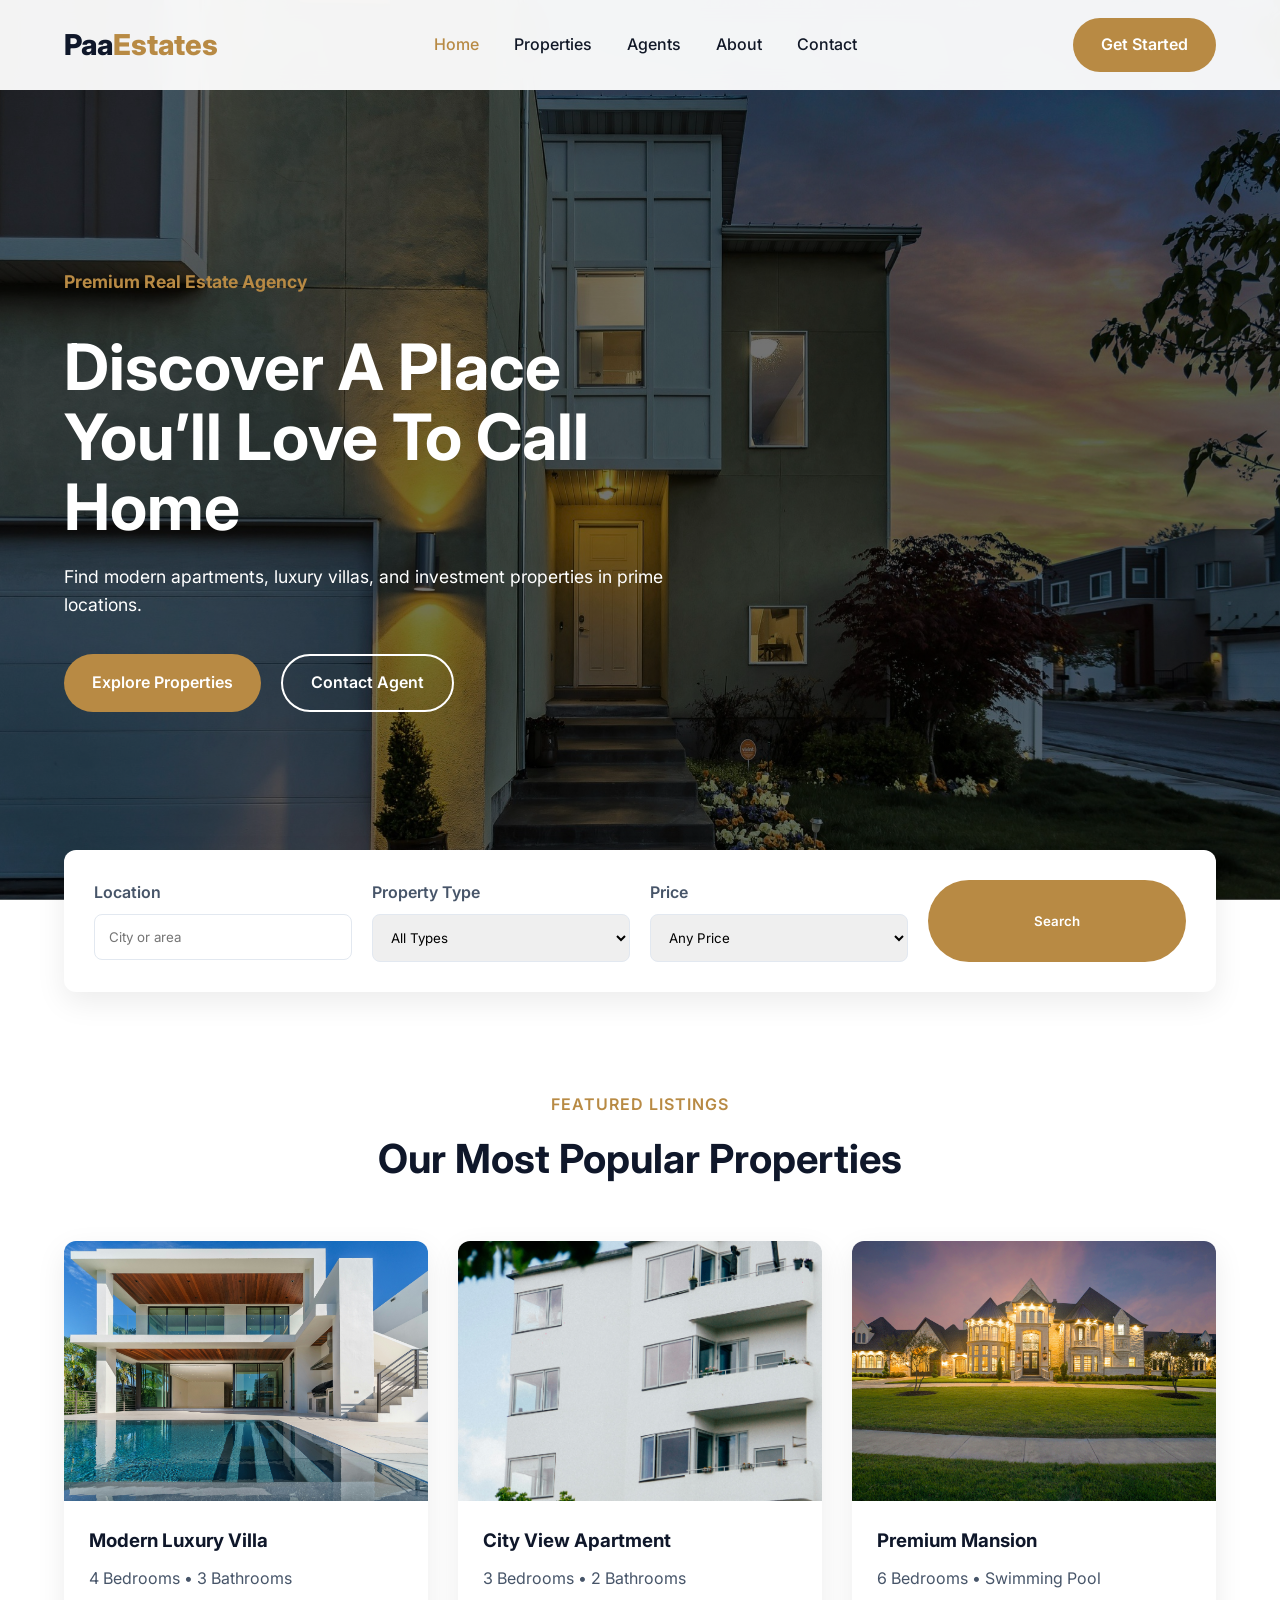
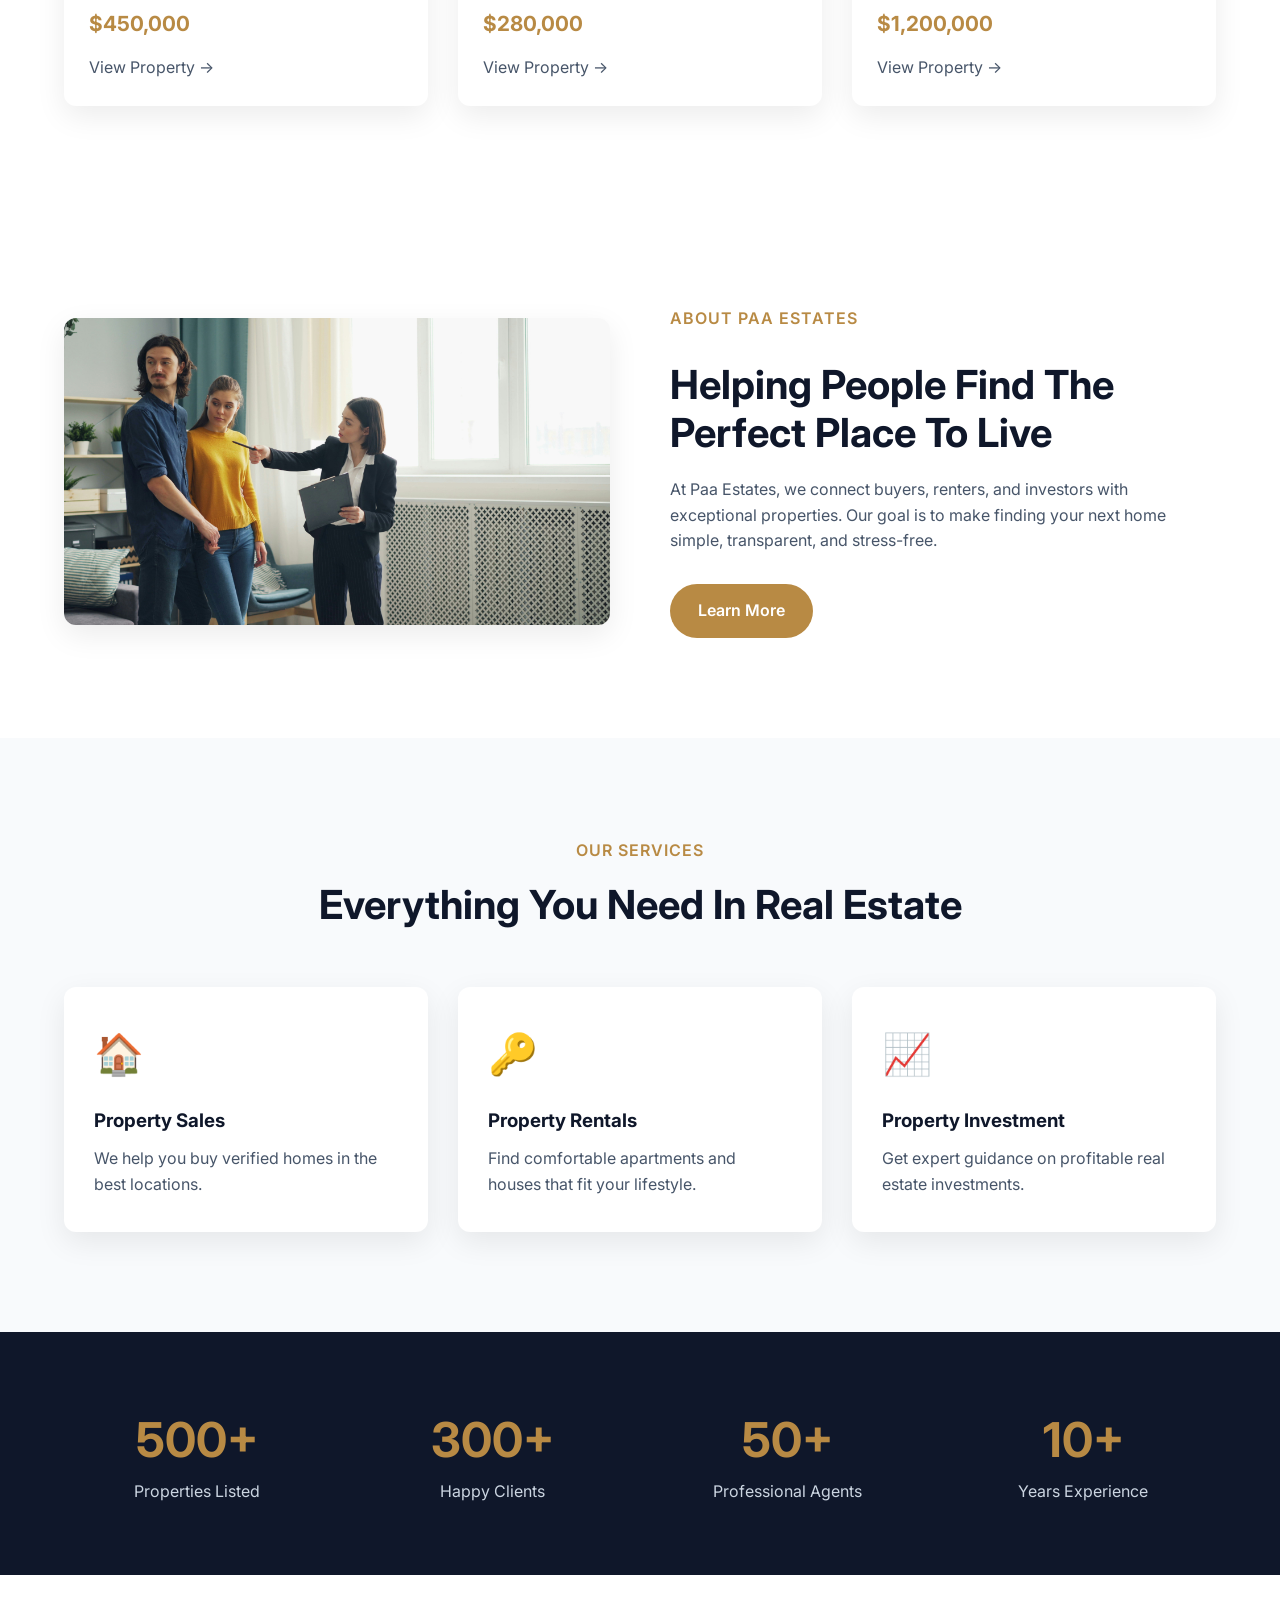
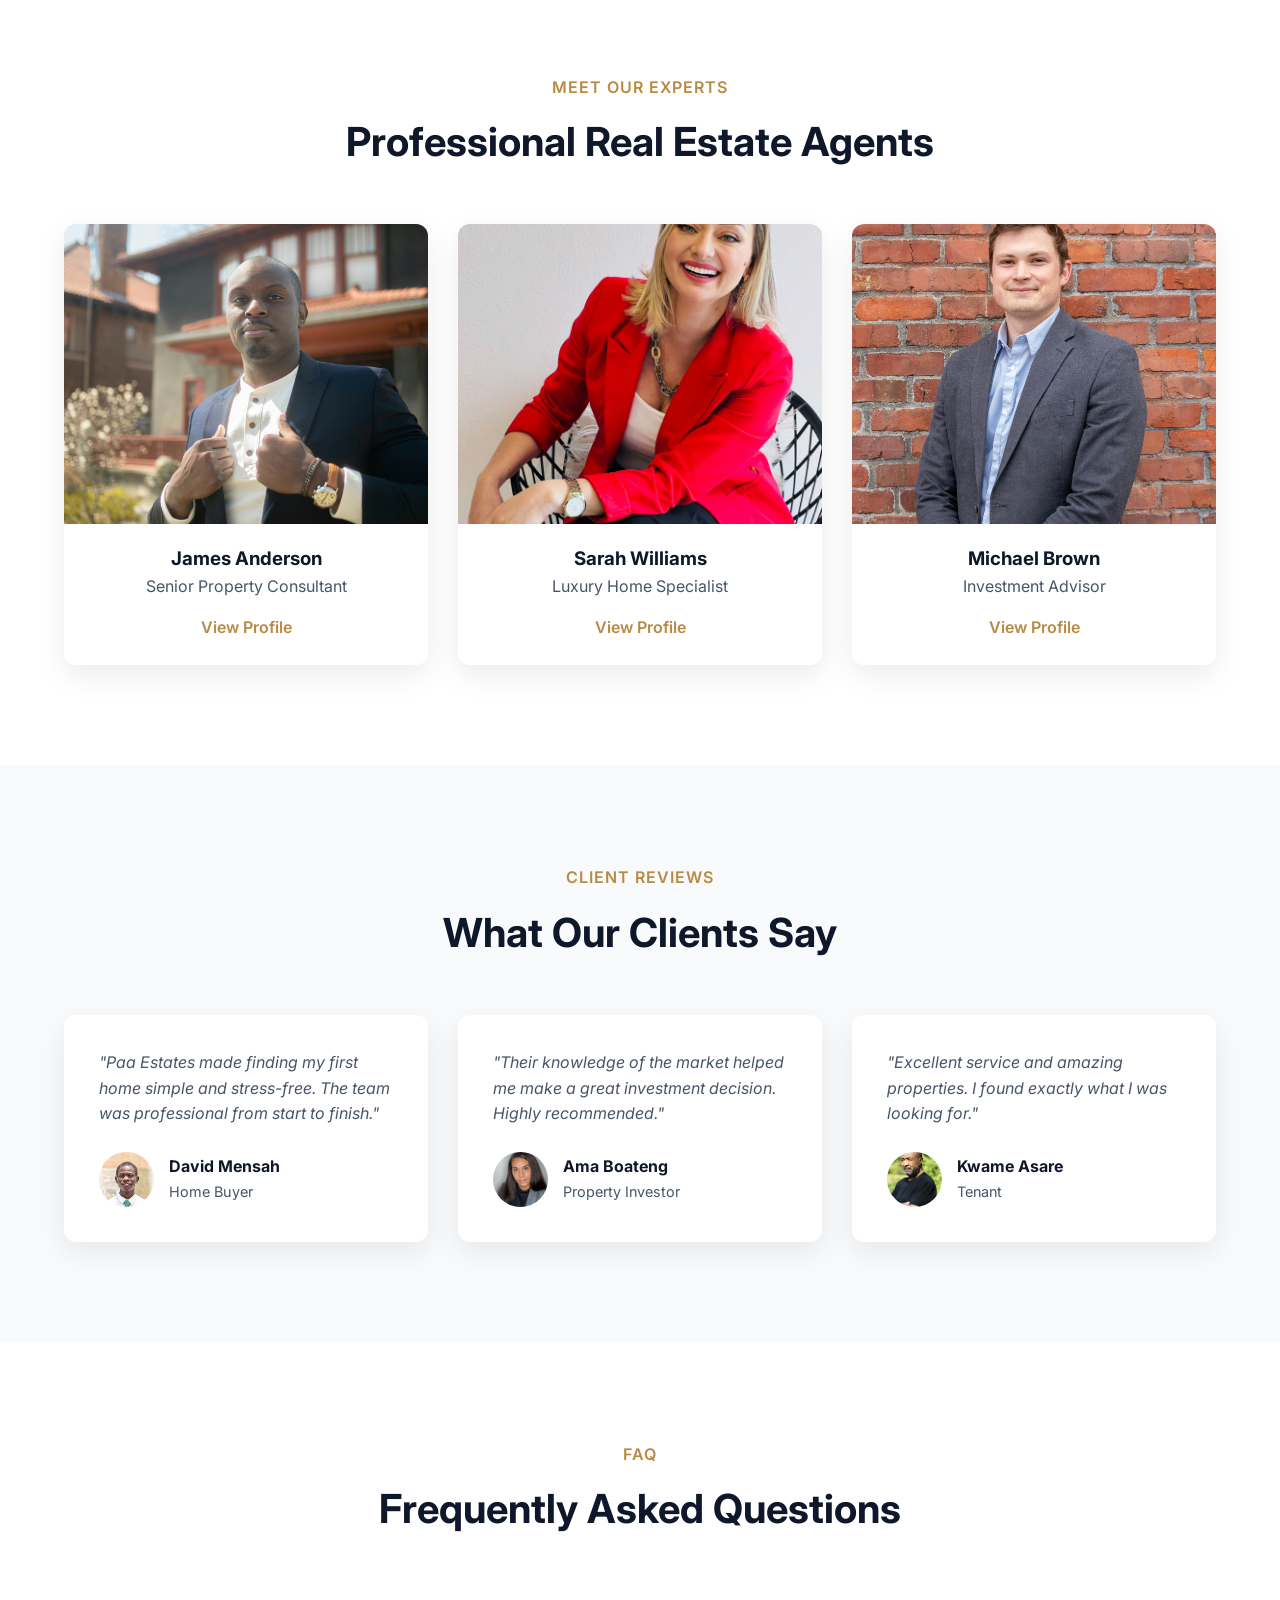
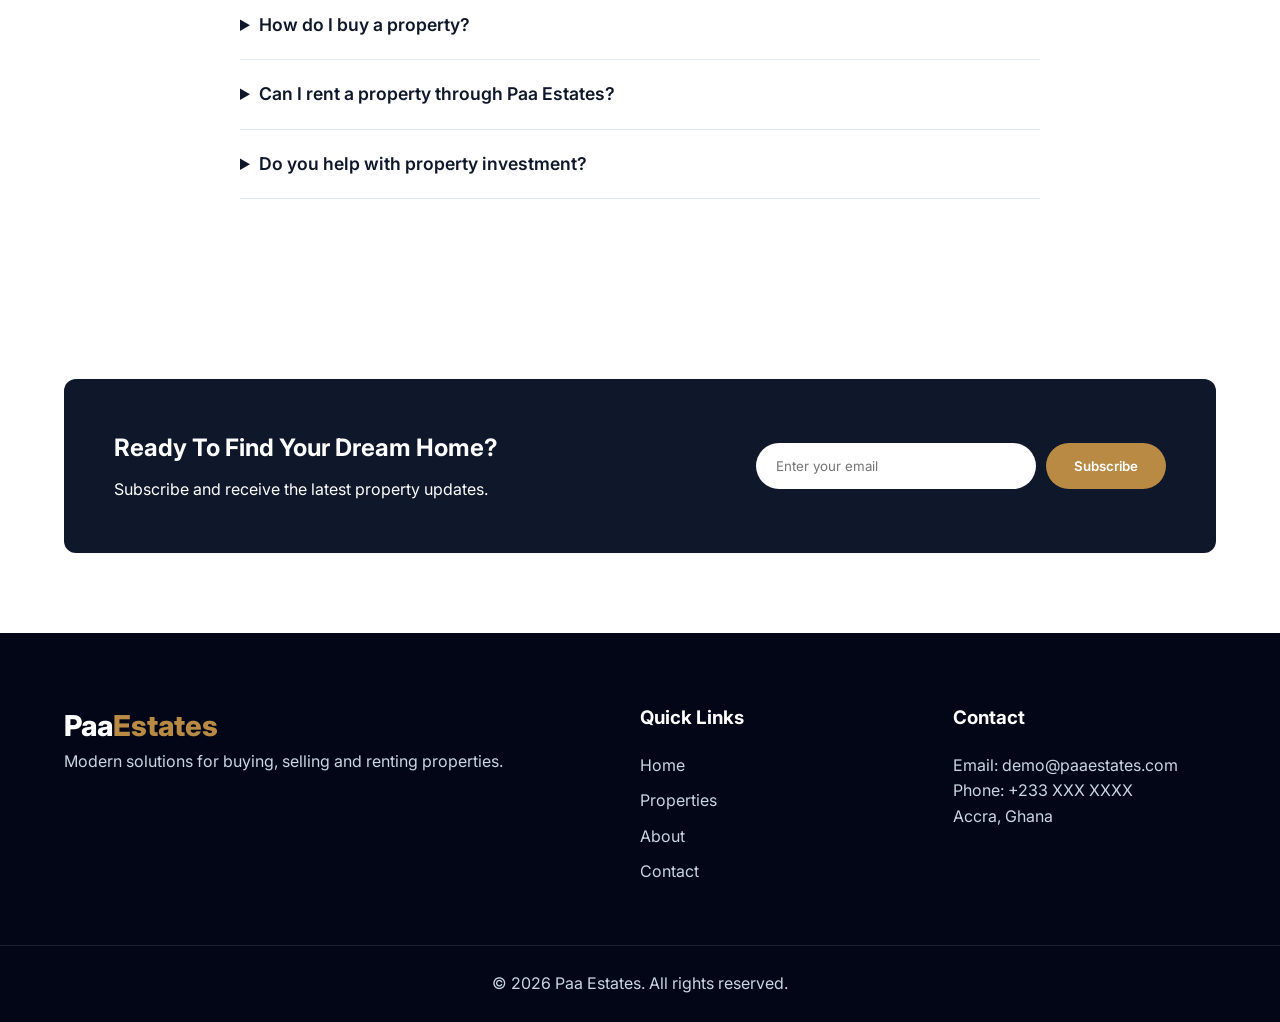
<file: index.html>
<!DOCTYPE html>
<html lang="en">

<head>

<meta charset="UTF-8">

<meta name="viewport" content="width=device-width, initial-scale=1.0">

<meta name="description" content="Paa Estates helps you find luxury homes, apartments and investment properties.">

<title>Paa Estates | Find Your Dream Home</title>


<!-- Google Fonts -->

<link rel="preconnect" href="https://fonts.googleapis.com">

<link rel="preconnect" href="https://fonts.gstatic.com" crossorigin>

<link href="https://fonts.googleapis.com/css2?family=Inter:wght@400;500;600;700;800&display=swap" rel="stylesheet">


<!-- Stylesheets -->

<link rel="stylesheet" href="css/style.css">

<link rel="stylesheet" href="css/responsive.css">

<link rel="stylesheet" href="css/animations.css">


</head>


<body>


<!-- HEADER -->

<header class="header">

<nav class="navbar container" aria-label="Main navigation">


<a href="index.html" class="logo">

Paa<span>Estates</span>

</a>



<button 
class="menu-toggle"
aria-label="Open menu"
aria-expanded="false">

<span></span>
<span></span>
<span></span>

</button>



<ul class="nav-links">

<li>
<a href="index.html" class="active">
Home
</a>
</li>


<li>
<a href="pages/properties.html">
Properties
</a>
</li>


<li>
<a href="pages/agents.html">
Agents
</a>
</li>


<li>
<a href="pages/about.html">
About
</a>
</li>


<li>
<a href="pages/contact.html">
Contact
</a>
</li>


</ul>



<a href="pages/contact.html" class="btn">

Get Started

</a>


</nav>

</header>



<main>


<!-- HERO SECTION -->


<section class="hero">


<div class="hero-content container">


<div class="hero-text">


<p class="hero-tag">

Premium Real Estate Agency

</p>


<h1>

Discover A Place
You’ll Love To Call Home

</h1>


<p>

Find modern apartments, luxury villas,
and investment properties in prime locations.

</p>



<div class="hero-actions">


<a href="pages/properties.html" class="btn">

Explore Properties

</a>


<a href="pages/contact.html" class="btn btn-outline">

Contact Agent

</a>


</div>


</div>


</div>


</section>





<!-- SEARCH -->


<section class="property-search">


<div class="container">


<form class="search-box">


<div>

<label for="location">

Location

</label>

<input 
id="location"
type="text"
placeholder="City or area">

</div>



<div>

<label for="type">

Property Type

</label>

<select id="type">

<option>
All Types
</option>

<option>
Apartment
</option>

<option>
Villa
</option>

<option>
House
</option>

<option>
Commercial
</option>


</select>

</div>




<div>

<label for="price">

Price

</label>

<select id="price">

<option>
Any Price
</option>

<option>
$50,000+
</option>

<option>
$200,000+
</option>

<option>
$500,000+
</option>


</select>


</div>



<button class="btn" type="submit">

Search

</button>


</form>


</div>


</section>





<!-- FEATURED PROPERTIES -->


<section class="featured section">


<div class="container">


<div class="section-heading">


<p>
Featured Listings
</p>


<h2>
Our Most Popular Properties
</h2>


</div>




<div class="property-grid">



<article class="property-card">


<img 
src="property-1.jpg"
alt="Modern luxury villa exterior">



<div class="property-info">


<h3>
Modern Luxury Villa
</h3>


<p>
4 Bedrooms • 3 Bathrooms
</p>


<strong>
$450,000
</strong>


<a href="pages/property-details.html">

View Property →

</a>


</div>


</article>





<article class="property-card">


<img 
src="property-2.jpg"
alt="Modern apartment building">



<div class="property-info">


<h3>
City View Apartment
</h3>


<p>
3 Bedrooms • 2 Bathrooms
</p>


<strong>
$280,000
</strong>


<a href="pages/property-details.html">

View Property →

</a>


</div>


</article>





<article class="property-card">


<img 
src="property-3.jpg"
alt="Luxury mansion">

<div class="property-info">


<h3>
Premium Mansion
</h3>


<p>
6 Bedrooms • Swimming Pool
</p>


<strong>
$1,200,000
</strong>


<a href="pages/property-details.html">

View Property →

</a>


</div>


</article>



</div>


</div>


</section>

<!-- ABOUT SECTION -->

<section class="about section">

<div class="container about-grid">


<div class="about-image">

<img 
src="about.jpg"
alt="Real estate agent showing a modern home">

</div>



<div class="about-content">


<p class="section-tag">
About Paa Estates
</p>


<h2>
Helping People Find The Perfect Place To Live
</h2>


<p>

At Paa Estates, we connect buyers, renters,
and investors with exceptional properties.
Our goal is to make finding your next home
simple, transparent, and stress-free.

</p>


<a href="pages/about.html" class="btn">

Learn More

</a>


</div>


</div>

</section>





<!-- SERVICES SECTION -->


<section class="services section">


<div class="container">


<div class="section-heading">


<p>
Our Services
</p>


<h2>
Everything You Need In Real Estate
</h2>


</div>




<div class="services-grid">



<article class="service-card">


<div class="service-icon">

🏠

</div>


<h3>
Property Sales
</h3>


<p>

We help you buy verified homes
in the best locations.

</p>


</article>





<article class="service-card">


<div class="service-icon">

🔑

</div>


<h3>
Property Rentals
</h3>


<p>

Find comfortable apartments
and houses that fit your lifestyle.

</p>


</article>





<article class="service-card">


<div class="service-icon">

📈

</div>


<h3>
Property Investment
</h3>


<p>

Get expert guidance on profitable
real estate investments.

</p>


</article>



</div>


</div>


</section>





<!-- STATS SECTION -->


<section class="stats">


<div class="container stats-grid">


<div class="stat">

<h3>
500+
</h3>

<p>
Properties Listed
</p>

</div>



<div class="stat">

<h3>
300+
</h3>

<p>
Happy Clients
</p>

</div>




<div class="stat">

<h3>
50+
</h3>

<p>
Professional Agents
</p>

</div>




<div class="stat">

<h3>
10+
</h3>

<p>
Years Experience
</p>

</div>



</div>


</section>





<!-- AGENTS SECTION -->


<section class="agents section">


<div class="container">


<div class="section-heading">


<p>
Meet Our Experts
</p>


<h2>
Professional Real Estate Agents
</h2>


</div>




<div class="agents-grid">



<article class="agent-card">


<img 
src="agent-1.jpg"
alt="Real estate agent James">


<h3>
James Anderson
</h3>


<p>
Senior Property Consultant
</p>


<a href="pages/agents.html">

View Profile

</a>


</article>





<article class="agent-card">


<img 
src="agent-2.jpg"
alt="Real estate agent Sarah">


<h3>
Sarah Williams
</h3>


<p>
Luxury Home Specialist
</p>


<a href="pages/agents.html">

View Profile

</a>


</article>




<article class="agent-card">


<img 
src="agent-3.jpg"
alt="Real estate agent Michael">


<h3>
Michael Brown
</h3>


<p>
Investment Advisor
</p>


<a href="pages/agents.html">

View Profile

</a>


</article>



</div>


</div>


</section>


<!-- TESTIMONIALS SECTION -->

<section class="testimonials section">

<div class="container">


<div class="section-heading">

<p>
Client Reviews
</p>

<h2>
What Our Clients Say
</h2>

</div>



<div class="testimonial-grid">


<article class="testimonial-card">

<p>

"Paa Estates made finding my first home
simple and stress-free. The team was
professional from start to finish."

</p>


<div class="client">

<img 
src="client-1.jpg"
alt="Client profile photo">


<div>

<h3>
David Mensah
</h3>

<span>
Home Buyer
</span>

</div>


</div>


</article>





<article class="testimonial-card">

<p>

"Their knowledge of the market helped
me make a great investment decision.
Highly recommended."

</p>


<div class="client">


<img 
src="client-2.jpg"
alt="Client profile photo">


<div>

<h3>
Ama Boateng
</h3>

<span>
Property Investor
</span>

</div>


</div>


</article>





<article class="testimonial-card">

<p>

"Excellent service and amazing properties.
I found exactly what I was looking for."

</p>


<div class="client">


<img 
src="client-3.jpg"
alt="Client profile photo">


<div>

<h3>
Kwame Asare
</h3>

<span>
Tenant
</span>

</div>


</div>


</article>



</div>


</div>

</section>





<!-- FAQ SECTION -->


<section class="faq section">


<div class="container">


<div class="section-heading">


<p>
FAQ
</p>


<h2>
Frequently Asked Questions
</h2>


</div>




<div class="faq-container">



<details>

<summary>
How do I buy a property?
</summary>

<p>

Contact our agents and we will guide
you through property selection,
inspection, and purchase.

</p>

</details>





<details>

<summary>
Can I rent a property through Paa Estates?
</summary>


<p>

Yes. We offer verified rental properties
for individuals and families.

</p>

</details>





<details>

<summary>
Do you help with property investment?
</summary>


<p>

Our experts help investors identify
profitable real estate opportunities.

</p>

</details>



</div>


</div>


</section>





<!-- NEWSLETTER CTA -->


<section class="newsletter">


<div class="container newsletter-box">


<div>


<h2>
Ready To Find Your Dream Home?
</h2>


<p>
Subscribe and receive the latest
property updates.
</p>


</div>




<form class="newsletter-form">


<label class="sr-only" for="email">

Email Address

</label>


<input 
id="email"
type="email"
placeholder="Enter your email">


<button class="btn">

Subscribe

</button>


</form>


</div>


</section>





<!-- FOOTER -->


<footer class="footer">


<div class="container footer-grid">


<div>


<a href="index.html" class="logo">

Paa<span>Estates</span>

</a>


<p>

Modern solutions for buying,
selling and renting properties.

</p>


</div>





<div>

<h3>
Quick Links
</h3>


<ul>

<li>
<a href="index.html">
Home
</a>
</li>


<li>
<a href="pages/properties.html">
Properties
</a>
</li>


<li>
<a href="pages/about.html">
About
</a>
</li>


<li>
<a href="pages/contact.html">
Contact
</a>
</li>


</ul>

</div>





<div>

<h3>
Contact
</h3>


<p>
Email: demo@paaestates.com
</p>


<p>
Phone: +233 XXX XXXX
</p>


<p>
Accra, Ghana
</p>


</div>



</div>




<div class="footer-bottom">


<p>

© 2026 Paa Estates. All rights reserved.

</p>


</div>


</footer>





<!-- JAVASCRIPT -->


<script src="js/main.js"></script>


</body>

</html>
</file>
<file: css/style.css>
/* ===================================
   PAA ESTATES - MAIN STYLESHEET
   =================================== */


/* ---------- ROOT VARIABLES ---------- */

:root {

    --primary-color: #b88a44;
    --secondary-color: #111827;
    --dark-color: #0f172a;
    --text-color: #475569;
    --light-color: #f8fafc;
    --white: #ffffff;
    --border-color: #e2e8f0;

    --container-width: 1200px;

    --radius: 12px;

    --shadow:
    0 10px 30px rgba(0,0,0,0.08);

    --transition: 0.3s ease;

}



/* ---------- RESET ---------- */


* {

    margin: 0;
    padding: 0;
    box-sizing: border-box;

}



html {

    scroll-behavior: smooth;

}



body {

    font-family: "Inter", sans-serif;
    color: var(--text-color);
    background: var(--white);
    line-height: 1.6;

}



img {

    max-width: 100%;
    display: block;

}



a {

    text-decoration: none;
    color: inherit;

}



ul {

    list-style: none;

}



button,
input,
select {

    font-family: inherit;

}




/* ---------- GENERAL ---------- */


.container {

    width: min(90%, var(--container-width));
    margin-inline: auto;

}



.section {

    padding: 100px 0;

}



.section-heading {

    text-align: center;
    margin-bottom: 50px;

}



.section-heading p,
.section-tag {

    color: var(--primary-color);
    font-weight: 600;
    text-transform: uppercase;
    letter-spacing: 1px;

}



.section-heading h2 {

    font-size: 2.5rem;
    color: var(--dark-color);
    margin-top: 10px;

}





/* ---------- BUTTONS ---------- */


.btn {

    display: inline-flex;
    align-items: center;
    justify-content: center;

    background: var(--primary-color);
    color: var(--white);

    padding: 14px 28px;

    border-radius: 50px;

    font-weight: 600;

    border: none;

    cursor: pointer;

    transition: var(--transition);

}



.btn:hover {

    transform: translateY(-3px);

    opacity: .9;

}



.btn-outline {

    background: transparent;

    border: 2px solid var(--white);

}





/* ---------- HEADER ---------- */


.header {

    position: fixed;

    top: 0;
    left: 0;

    width: 100%;

    background: rgba(255,255,255,.95);

    backdrop-filter: blur(10px);

    z-index: 1000;

}



.navbar {

    height: 90px;

    display: flex;

    align-items: center;

    justify-content: space-between;

}



.logo {

    font-size: 1.8rem;

    font-weight: 800;

    color: var(--dark-color);

}



.logo span {

    color: var(--primary-color);

}



.nav-links {

    display: flex;

    gap: 35px;

}



.nav-links a {

    font-weight: 500;

    color: var(--secondary-color);

    transition: var(--transition);

}



.nav-links a:hover,
.nav-links .active {

    color: var(--primary-color);

}



.menu-toggle {

    display: none;

    background: none;

    border: none;

    cursor: pointer;

}





/* ---------- HERO ---------- */


.hero {

    min-height: 100vh;

    display: flex;

    align-items: center;

    background:

    linear-gradient(
    rgba(0,0,0,.55),
    rgba(0,0,0,.55)
    ),

    url("../hero.jpeg");

    background-size: cover;

    background-position: center;

    color: var(--white);

}



.hero-content {

    padding-top: 80px;

}



.hero-text {

    max-width: 650px;

}



.hero-tag {

    color: var(--primary-color);

    font-weight: 700;

}



.hero h1 {

    font-size: clamp(2.5rem,5vw,4.5rem);

    line-height: 1.1;

    margin: 20px 0;

}



.hero p {

    font-size: 1.1rem;

    margin-bottom: 35px;

}



.hero-actions {

    display: flex;

    gap: 20px;

}





/* ---------- SEARCH BOX ---------- */


.property-search {

    margin-top: -50px;

    position: relative;

    z-index: 10;

}



.search-box {

    background: var(--white);

    padding: 30px;

    border-radius: var(--radius);

    box-shadow: var(--shadow);

    display: grid;

    grid-template-columns: repeat(4,1fr);

    gap: 20px;

}



.search-box label {

    display: block;

    font-weight: 600;

    margin-bottom: 8px;

}



.search-box input,
.search-box select {

    width: 100%;

    padding: 14px;

    border: 1px solid var(--border-color);

    border-radius: 8px;

}





/* ---------- PROPERTY CARDS ---------- */


.property-grid {

    display: grid;

    grid-template-columns: repeat(3,1fr);

    gap: 30px;

}



.property-card {

    background: var(--white);

    border-radius: var(--radius);

    overflow: hidden;

    box-shadow: var(--shadow);

    transition: var(--transition);

}



.property-card:hover {

    transform: translateY(-8px);

}



.property-card img {

    height: 260px;

    width: 100%;

    object-fit: cover;

}



.property-info {

    padding: 25px;

}



.property-info h3 {

    color: var(--dark-color);

    margin-bottom: 10px;

}



.property-info strong {

    display: block;

    color: var(--primary-color);

    font-size: 1.3rem;

    margin: 15px 0;

}


/* ---------- ABOUT SECTION ---------- */


.about-grid {

    display: grid;

    grid-template-columns: repeat(2,1fr);

    gap: 60px;

    align-items: center;

}



.about-image img {

    border-radius: var(--radius);

    box-shadow: var(--shadow);

}



.about-content h2 {

    color: var(--dark-color);

    font-size: 2.5rem;

    line-height: 1.2;

    margin: 15px 0 20px;

}



.about-content p {

    margin-bottom: 30px;

}





/* ---------- SERVICES ---------- */


.services {

    background: var(--light-color);

}



.services-grid {

    display: grid;

    grid-template-columns: repeat(3,1fr);

    gap: 30px;

}



.service-card {

    background: var(--white);

    padding: 35px 30px;

    border-radius: var(--radius);

    box-shadow: var(--shadow);

    transition: var(--transition);

}



.service-card:hover {

    transform: translateY(-8px);

}



.service-icon {

    font-size: 2.5rem;

    margin-bottom: 20px;

}



.service-card h3 {

    color: var(--dark-color);

    margin-bottom: 10px;

}





/* ---------- STATISTICS ---------- */


.stats {

    background: var(--dark-color);

    padding: 70px 0;

    color: var(--white);

}



.stats-grid {

    display: grid;

    grid-template-columns: repeat(4,1fr);

    text-align: center;

    gap: 30px;

}



.stat h3 {

    font-size: 3rem;

    color: var(--primary-color);

}



.stat p {

    color: #cbd5e1;

}





/* ---------- AGENTS ---------- */


.agents-grid {

    display: grid;

    grid-template-columns: repeat(3,1fr);

    gap: 30px;

}



.agent-card {

    text-align: center;

    background: var(--white);

    border-radius: var(--radius);

    overflow: hidden;

    box-shadow: var(--shadow);

    padding-bottom: 25px;

}



.agent-card img {

    width: 100%;

    height: 300px;

    object-fit: cover;

}



.agent-card h3 {

    color: var(--dark-color);

    margin-top: 20px;

}



.agent-card p {

    margin-bottom: 15px;

}



.agent-card a {

    color: var(--primary-color);

    font-weight: 600;

}





/* ---------- TESTIMONIALS ---------- */


.testimonials {

    background: var(--light-color);

}



.testimonial-grid {

    display: grid;

    grid-template-columns: repeat(3,1fr);

    gap: 30px;

}



.testimonial-card {

    background: var(--white);

    padding: 35px;

    border-radius: var(--radius);

    box-shadow: var(--shadow);

}



.testimonial-card > p {

    font-style: italic;

    margin-bottom: 25px;

}



.client {

    display: flex;

    align-items: center;

    gap: 15px;

}



.client img {

    width: 55px;

    height: 55px;

    border-radius: 50%;

    object-fit: cover;

}



.client h3 {

    color: var(--dark-color);

    font-size: 1rem;

}



.client span {

    font-size: .9rem;

}





/* ---------- FAQ ---------- */


.faq-container {

    max-width: 800px;

    margin: auto;

}



.faq details {

    border-bottom: 1px solid var(--border-color);

    padding: 20px 0;

}



.faq summary {

    cursor: pointer;

    font-weight: 600;

    color: var(--dark-color);

    font-size: 1.1rem;

}





/* ---------- NEWSLETTER ---------- */


.newsletter {

    padding: 80px 0;

}



.newsletter-box {

    background: var(--dark-color);

    color: var(--white);

    padding: 50px;

    border-radius: var(--radius);

    display: flex;

    justify-content: space-between;

    align-items: center;

    gap: 30px;

}



.newsletter-box h2 {

    margin-bottom: 10px;

}



.newsletter-form {

    display: flex;

    gap: 10px;

}



.newsletter-form input {

    padding: 15px 20px;

    border-radius: 50px;

    border: none;

    min-width: 280px;

}





/* ---------- FOOTER ---------- */


.footer {

    background: #020617;

    color: #cbd5e1;

    padding-top: 70px;

}



.footer-grid {

    display: grid;

    grid-template-columns: 2fr 1fr 1fr;

    gap: 50px;

}



.footer .logo {

    color: var(--white);

}



.footer h3 {

    color: var(--white);

    margin-bottom: 20px;

}



.footer li {

    margin-bottom: 10px;

}



.footer a:hover {

    color: var(--primary-color);

}



.footer-bottom {

    margin-top: 50px;

    padding: 25px 0;

    text-align: center;

    border-top: 1px solid rgba(255,255,255,.1);

}





/* ---------- ACCESSIBILITY ---------- */


.sr-only {

    position: absolute;

    width: 1px;

    height: 1px;

    padding: 0;

    margin: -1px;

    overflow: hidden;

    clip: rect(0,0,0,0);

    white-space: nowrap;

    border: 0;

}
/* ===================================
   INNER PAGES STYLES
   =================================== */


/* ---------- PAGE HERO ---------- */


.page-hero {

    min-height: 45vh;

    display: flex;

    align-items: center;

    justify-content: center;

    text-align: center;

    background:

    linear-gradient(
    rgba(15,23,42,.75),
    rgba(15,23,42,.75)
    ),

    url("../images/page-hero.jpg");

    background-size: cover;

    background-position: center;

    color: var(--white);

    padding-top: 90px;

}



.page-hero h1 {

    font-size: clamp(2.5rem,5vw,3.8rem);

    margin-bottom: 15px;

}





/* ---------- PROPERTY DETAILS ---------- */


.property-details-grid {

    display: grid;

    grid-template-columns: 1.3fr 1fr;

    gap: 50px;

    align-items: start;

}




.property-gallery > img {

    width: 100%;

    height: 450px;

    object-fit: cover;

    border-radius: var(--radius);

}



.gallery-grid {

    display: grid;

    grid-template-columns: repeat(3,1fr);

    gap: 15px;

    margin-top: 15px;

}



.gallery-grid img {

    height: 120px;

    width: 100%;

    object-fit: cover;

    border-radius: 10px;

}





.property-summary h2 {

    color: var(--dark-color);

    font-size: 2rem;

}



.property-summary h3 {

    color: var(--primary-color);

    font-size: 2rem;

    margin: 15px 0;

}



.property-features {

    display: grid;

    grid-template-columns: repeat(4,1fr);

    gap: 15px;

    margin: 30px 0;

}



.property-features div {

    background: var(--light-color);

    padding: 20px;

    border-radius: 10px;

    text-align: center;

}



.property-features strong {

    display: block;

    font-size: 1.5rem;

    color: var(--dark-color);

}





/* ---------- CONTACT FORM ---------- */


.contact-form {

    background: var(--white);

    padding: 35px;

    border-radius: var(--radius);

    box-shadow: var(--shadow);

}



.contact-form div {

    margin-bottom: 20px;

}



.contact-form label {

    display: block;

    margin-bottom: 8px;

    font-weight: 600;

}



.contact-form input,
.contact-form textarea {

    width: 100%;

    padding: 15px;

    border: 1px solid var(--border-color);

    border-radius: 8px;

    outline: none;

}



.contact-form input:focus,
.contact-form textarea:focus {

    border-color: var(--primary-color);

}





/* ---------- CONTACT INFO ---------- */


.contact-info {

    margin-top: 30px;

}



.contact-info p {

    margin-bottom: 15px;

    font-weight: 500;

}





/* ---------- MAP ---------- */


.map-section {

    padding-bottom: 80px;

}



.map-placeholder {

    height: 350px;

    background: var(--light-color);

    display: flex;

    justify-content: center;

    align-items: center;

    border-radius: var(--radius);

    color: var(--text-color);

    font-weight: 600;

}





/* ---------- AGENT BUTTONS ---------- */


.agent-card .btn {

    margin-top: 15px;

    padding: 10px 22px;

    font-size: .9rem;

}





/* ---------- MOBILE INNER PAGES ---------- */


@media(max-width:768px){


    .property-details-grid {

        grid-template-columns: 1fr;

    }



    .property-gallery > img {

        height: 300px;

    }



    .gallery-grid {

        grid-template-columns: repeat(2,1fr);

    }



    .property-features {

        grid-template-columns: repeat(2,1fr);

    }


}
</file>
<file: css/responsive.css>
/* ===================================
   PAA ESTATES - RESPONSIVE STYLES
   =================================== */


/* ---------- TABLETS ---------- */


@media (max-width: 1024px) {


    .nav-links {

        gap: 20px;

    }


    .search-box {

        grid-template-columns: repeat(2,1fr);

    }



    .property-grid,
    .services-grid,
    .agents-grid,
    .testimonial-grid {

        grid-template-columns: repeat(2,1fr);

    }



    .stats-grid {

        grid-template-columns: repeat(2,1fr);

    }



    .about-grid {

        gap: 40px;

    }



    .newsletter-box {

        flex-direction: column;

        text-align: center;

    }


    .footer-grid {

        grid-template-columns: repeat(2,1fr);

    }


}





/* ---------- MOBILE DEVICES ---------- */


@media (max-width: 768px) {



    .section {

        padding: 70px 0;

    }



    .section-heading h2 {

        font-size: 2rem;

    }





    /* NAVIGATION */


    .navbar {

        height: 75px;

    }



    .menu-toggle {

        display: flex;

        flex-direction: column;

        gap: 5px;

    }



    .menu-toggle span {

        width: 28px;

        height: 3px;

        background: var(--dark-color);

        border-radius: 5px;

    }




    .nav-links {

        position: absolute;

        top: 75px;

        left: 0;

        width: 100%;

        background: var(--white);

        flex-direction: column;

        align-items: center;

        padding: 30px 0;

        gap: 25px;

        transform: translateY(-120%);

        transition: .3s ease;

        box-shadow: var(--shadow);

    }



    .nav-links.active {

        transform: translateY(0);

    }



    .navbar > .btn {

        display: none;

    }





    /* HERO */


    .hero {

        min-height: 90vh;

    }



    .hero h1 {

        font-size: 2.5rem;

    }



    .hero-actions {

        flex-direction: column;

        align-items: flex-start;

    }



    .btn {

        width: fit-content;

    }





    /* SEARCH */


    .property-search {

        margin-top: -30px;

    }



    .search-box {

        grid-template-columns: 1fr;

        padding: 20px;

    }





    /* GRIDS */


    .property-grid,
    .services-grid,
    .agents-grid,
    .testimonial-grid,
    .stats-grid,
    .footer-grid,
    .about-grid {

        grid-template-columns: 1fr;

    }





    /* ABOUT */


    .about-content h2 {

        font-size: 2rem;

    }




    /* STATS */


    .stat h3 {

        font-size: 2.3rem;

    }





    /* NEWSLETTER */


    .newsletter-box {

        padding: 35px 20px;

    }



    .newsletter-form {

        flex-direction: column;

        width: 100%;

    }



    .newsletter-form input {

        width: 100%;

        min-width: unset;

    }



}





/* ---------- SMALL PHONES ---------- */


@media (max-width: 400px) {



    .container {

        width: 92%;

    }



    .hero h1 {

        font-size: 2rem;

    }



    .property-card img {

        height: 220px;

    }



}
</file>
<file: css/animations.css>
/* ===================================
   PAA ESTATES - ANIMATIONS
   =================================== */


/* ---------- FADE IN ---------- */


.fade-in {

    animation: fadeIn 1s ease forwards;

}



@keyframes fadeIn {

    from {

        opacity: 0;

        transform: translateY(30px);

    }


    to {

        opacity: 1;

        transform: translateY(0);

    }

}





/* ---------- SLIDE FROM LEFT ---------- */


.slide-left {

    animation: slideLeft 1s ease forwards;

}



@keyframes slideLeft {


    from {

        opacity: 0;

        transform: translateX(-50px);

    }


    to {

        opacity: 1;

        transform: translateX(0);

    }


}





/* ---------- SLIDE FROM RIGHT ---------- */


.slide-right {


    animation: slideRight 1s ease forwards;


}



@keyframes slideRight {


    from {

        opacity: 0;

        transform: translateX(50px);

    }


    to {

        opacity: 1;

        transform: translateX(0);

    }


}





/* ---------- SCALE EFFECT ---------- */


.scale-up {


    animation: scaleUp .8s ease forwards;


}



@keyframes scaleUp {


    from {

        opacity: 0;

        transform: scale(.9);

    }


    to {

        opacity: 1;

        transform: scale(1);

    }


}





/* ---------- BUTTON ANIMATION ---------- */


.btn {

    position: relative;

    overflow: hidden;

}



.btn::before {


    content: "";

    position: absolute;

    top: 0;

    left: -100%;

    width: 100%;

    height: 100%;

    background: rgba(255,255,255,.2);

    transition: .4s ease;


}



.btn:hover::before {


    left: 100%;


}





/* ---------- PROPERTY CARD HOVER ---------- */


.property-card,
.service-card,
.agent-card,
.testimonial-card {


    transition: transform .35s ease,
                box-shadow .35s ease;


}



.property-card:hover,
.service-card:hover,
.agent-card:hover,
.testimonial-card:hover {


    box-shadow:

    0 20px 40px rgba(0,0,0,.12);


}





/* ---------- IMAGE ZOOM ---------- */


.property-card img,
.agent-card img {


    transition: transform .5s ease;


}



.property-card:hover img,
.agent-card:hover img {


    transform: scale(1.05);


}





/* ---------- NAV LINK EFFECT ---------- */


.nav-links a {


    position: relative;


}



.nav-links a::after {


    content: "";

    position: absolute;

    left: 0;

    bottom: -5px;

    width: 0;

    height: 2px;

    background: var(--primary-color);

    transition: .3s ease;


}



.nav-links a:hover::after {


    width: 100%;


}





/* ---------- FLOATING EFFECT ---------- */


.hero-content {


    animation: heroFloat 1.2s ease;


}



@keyframes heroFloat {


    from {

        opacity: 0;

        transform: translateY(40px);

    }


    to {

        opacity: 1;

        transform: translateY(0);

    }


}





/* ---------- REDUCED MOTION SUPPORT ---------- */


@media (prefers-reduced-motion: reduce) {


    *,
    *::before,
    *::after {


        animation-duration: .01ms !important;

        animation-iteration-count: 1 !important;

        transition-duration: .01ms !important;


    }


}
</file>
